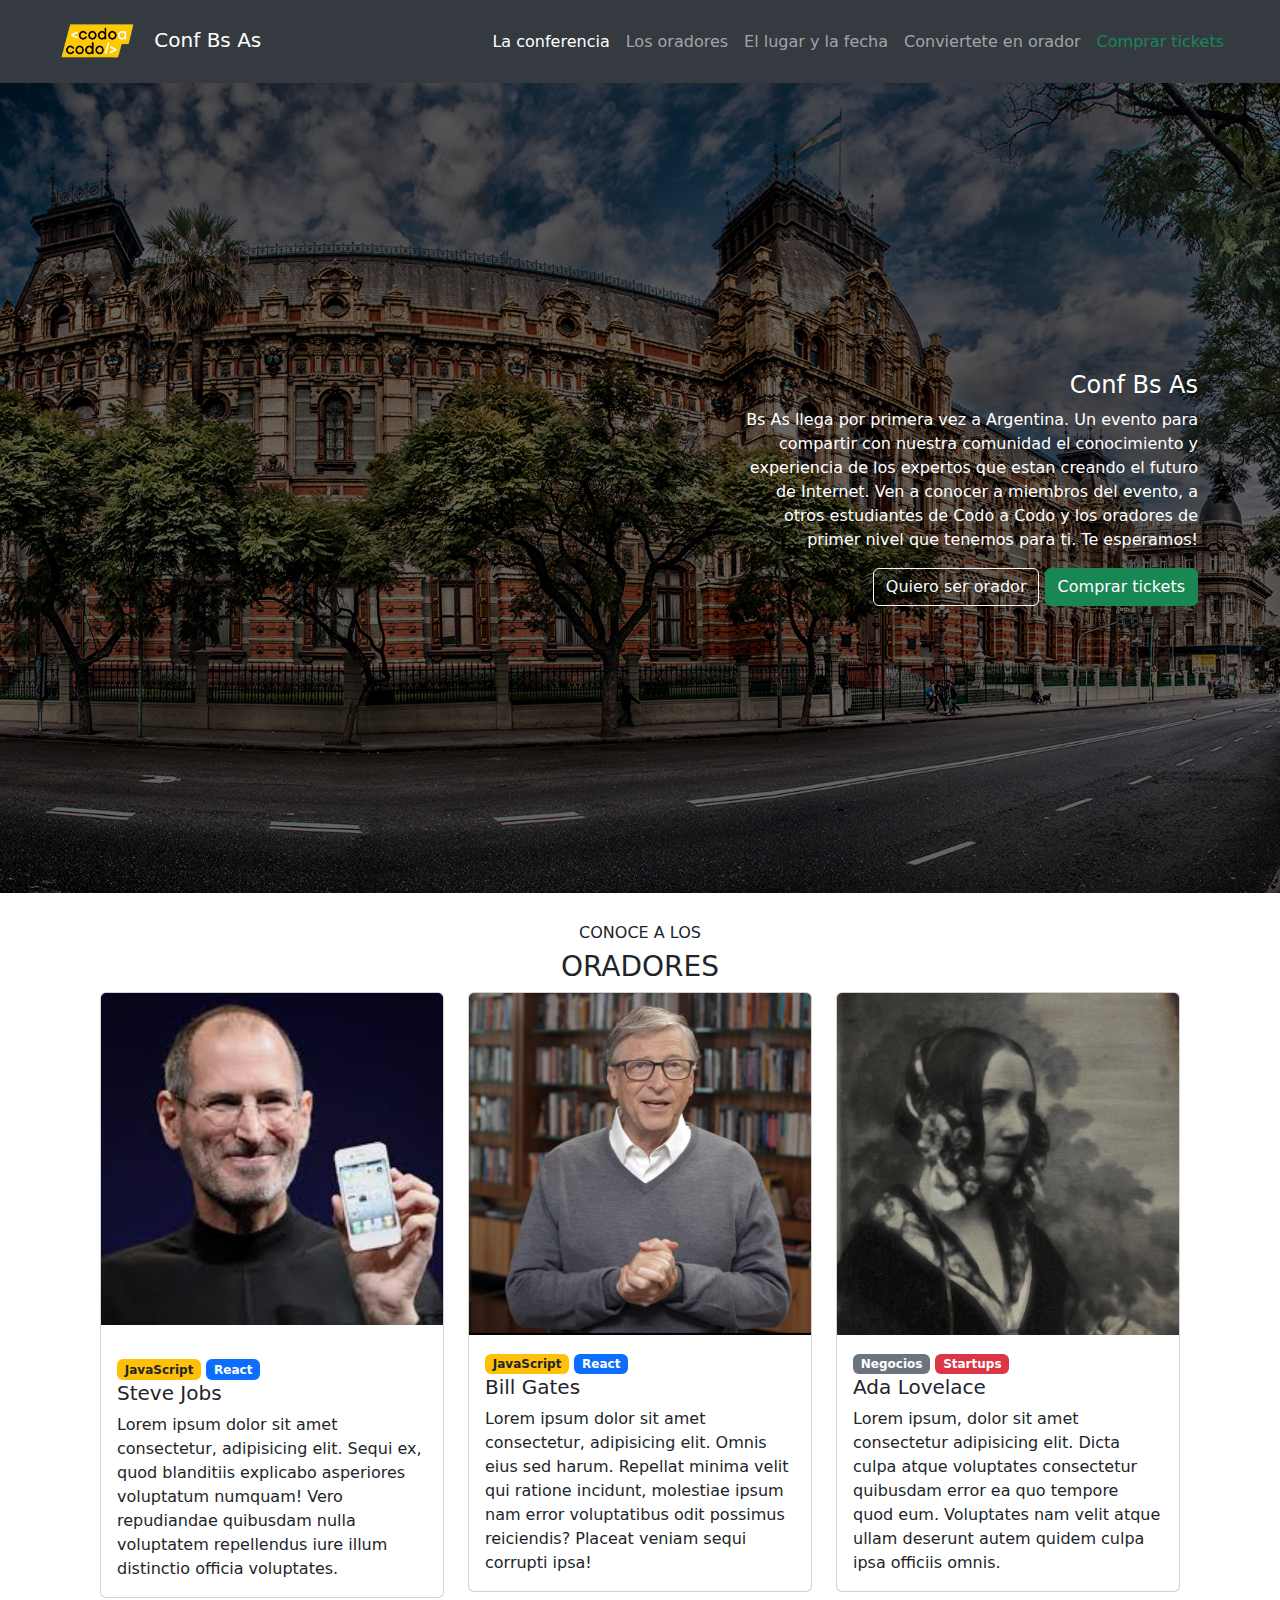
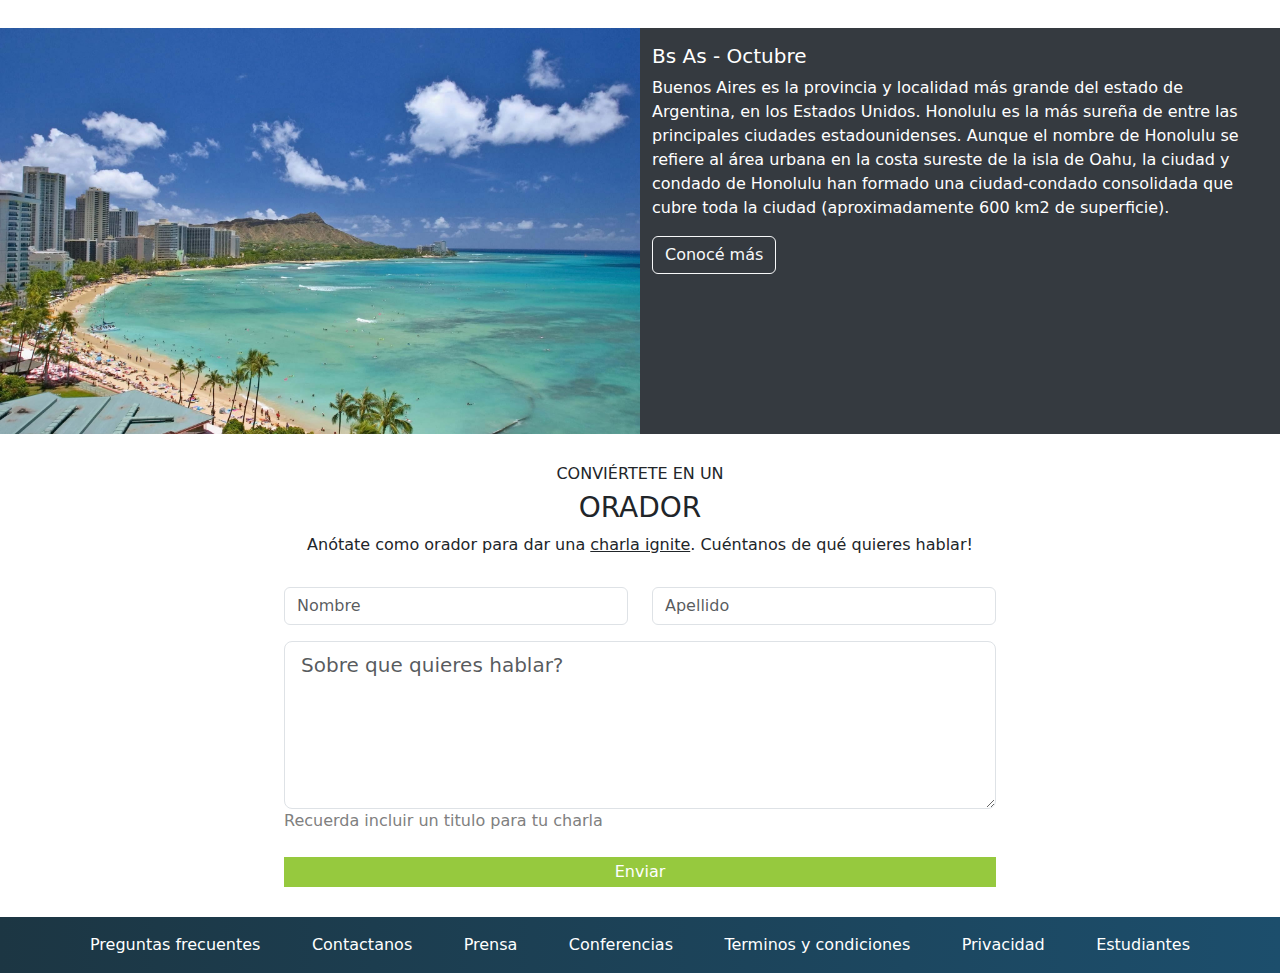
<file: index.html>
<!DOCTYPE html>
<html lang="en">
<head>
    <meta charset="UTF-8">
    <meta http-equiv="X-UA-Compatible" content="IE=edge">
    <meta name="description" content="Pagina primer desafio codo a codo">
    <meta name="keywords" content="Codo a codo, bootstrap">
    <meta name="author" content="Gonzalo Tulin">
    <meta name="viewport" content="width=device-width, initial-scale=1.0">
    <title>Primer desafio Front End</title>
    <meta name="viewport" content="width=device-width, initial-scale=1, maximumscale=1">
    <link rel="stylesheet" href="css/estilo.css">
</head>
<body>
  <!-- Barra de navegacion -->
    <header>
        <nav class="navbar navbar-expand-md navbar-dark fondo-nav">
            <div class="container-fluid ps-5 pe-5 ">
              <a class="navbar-brand" href="#">
                <img src="img/codoacodo.png" alt="Logo codo a codo"  width= 100 class="d-inline-block" title ='Codo a codo'>
                Conf Bs As
              </a>
                <button class="navbar-toggler" type="button" data-bs-toggle="collapse" data-bs-target="#collapsibleNavbar">
                  <span class="navbar-toggler-icon"></span>
                </button>
                <div class="collapse navbar-collapse" id="collapsibleNavbar">
                    <ul class="navbar-nav ms-auto ">
                        <li class="nav-item">
                          <a class="nav-link active" href="index.html">La conferencia</a>
                        </li>
                        <li class="nav-item">
                          <a class="nav-link" href="#">Los oradores</a>
                        </li>
                        <li class="nav-item">
                          <a class="nav-link" href="#">El lugar y la fecha</a>
                        </li>
                        <li class="nav-item">
                            <a class="nav-link" href="#">Conviertete en orador</a>
                        </li>
                          <li class="nav-item">
                          <a class="nav-link text-success" href="tickets.html">Comprar tickets</a>
                        </li>
                      </ul>
                </div>
                </div>
            </div>
        </nav>  
    </header>

<!-- Seccion principal imagen -->
    <main>
        <div class=" fondo" style = "background-image: url('img/ba1.jpg');">
          <div class= "mascara d-flex align-items-center">
            <div class="container d-flex flex-row-reverse " style= "text-align: right" >
              <div class="col-sm-5 ">
                <h4 class="text-white ">Conf Bs As</h4>
                  <p>Bs As llega por primera vez a Argentina. Un evento para compartir con nuestra comunidad el conocimiento y experiencia de los expertos que estan creando el futuro de Internet. Ven a conocer a miembros del evento, a otros estudiantes de Codo a Codo y los oradores de primer nivel que tenemos para ti. Te esperamos!</p>
                  <a href="#" class="btn btn-outline-light">Quiero ser orador</a>
                  <a href="tickets.html" class="btn btn-success">Comprar tickets</a>
              </div>
            </div>
          </div>
        </div>

<!-- #Seccion Oradores -->
      <div class="oradores">
        <h6 class="text-center">CONOCE A LOS</h6>
        <h3 class="text-center">ORADORES</h3>
        <div class="row d-flex justify-content-center">
          <div class="col-sm-4">
            <div class="card">
              <img src="img/steve.jpg" class="card-img-top" alt="Steve Jobs">
              <div class="card-body mt-3">
                <span class="badge bg-warning text-dark">JavaScript</span>
                <span class="badge bg-primary">React</span>
                <h5 class="card-title">Steve Jobs</h5>
                <p class="card-text">Lorem ipsum dolor sit amet consectetur, adipisicing elit. Sequi ex, quod blanditiis explicabo asperiores voluptatum numquam! Vero repudiandae quibusdam nulla voluptatem repellendus iure illum distinctio officia voluptates.</p>
              </div>
            </div>
          </div>
          <div class="col-sm-4">
            <div class="card">
              <img src="img/bill.jpg" class="card-img-top" alt="Bill Gates">
              <div class="card-body">
                <span class="badge bg-warning text-dark">JavaScript</span>
                <span class="badge bg-primary">React</span>
                <h5 class="card-title">Bill Gates</h5>
                <p class="card-text">Lorem ipsum dolor sit amet consectetur, adipisicing elit. Omnis eius sed harum. Repellat minima velit qui ratione incidunt, molestiae ipsum nam error voluptatibus odit possimus reiciendis? Placeat veniam sequi corrupti ipsa!</p>
              </div>
            </div>
          </div>
          <div class="col-sm-4">
            <div class="card">
              <img src="img/ada.jpeg" class="card-img-top" alt="Ada Lovelace">
              <div class="card-body">
                <span class="badge bg-secondary">Negocios</span>
                <span class="badge bg-danger">Startups</span>
                <h5 class="card-title">Ada Lovelace</h5>
                <p class="card-text">Lorem ipsum, dolor sit amet consectetur adipisicing elit. Dicta culpa atque voluptates consectetur quibusdam error ea quo tempore quod eum. Voluptates nam velit atque ullam deserunt autem quidem culpa ipsa officiis omnis.</p>
              </div>
            </div>
          </div>
        </div>
      </div>

      <!-- Imagen y texto, dos columnas -->
      <div class="container-fluid">
        <div class="row d-flex justify-content-center">
          <div class="col-md-6 p-0">
            <img src="img/honolulu.jpg" class="img-fluid" alt="Honolulu">
          </div>
          <div class="col-md-6 py-3 text-white fondo-nav" >
            <h5>Bs As - Octubre</h5>
            <p>Buenos Aires es la provincia y localidad más grande del estado de Argentina, en los Estados Unidos. Honolulu es la más sureña de entre las principales ciudades estadounidenses. Aunque el nombre de Honolulu se refiere al área urbana en la costa sureste de la isla de Oahu, la ciudad y condado de Honolulu han formado una ciudad-condado consolidada que cubre toda la ciudad (aproximadamente 600 km2 de superficie). </p>
            <a href="#" class="btn btn-outline-light">Conocé más</a>
          </div>
        </div>
      </div>

      <!-- Formulario -->
      <div class="oradores">
        <h6 class="text-center">CONVIÉRTETE EN UN</h6>
        <h3 class="text-center">ORADOR</h3>
        <p class="text-center">Anótate como orador para dar una <span style= "text-decoration: underline">charla ignite</span>. Cuéntanos de qué quieres hablar!</p>
      </div>

      <!-- <div class="container p-0 d-flex justify-content-center"> -->
        <form class="oradores" >
          <div class="row mb-3 justify-content-center  ">
            <div class="col-sm-4">
              <input type="text" class="form-control" placeholder="Nombre" name="nombre">
            </div>
            <div class="col-sm-4">
              <input type="text" class="form-control" placeholder="Apellido" name="apellido">
            </div>
          </div>
          <div class="row mb-3 justify-content-center">
            <div class="col-sm-8">
              <textarea class="form-control form-control-lg" placeholder="Sobre que quieres hablar?" rows="5" id="comentario" name="text"></textarea>
              <label class="form-label " for="comentario" style="color:gray; ">Recuerda incluir un titulo para tu charla</label>
            </div>
          </div>
          <div class="row mb-3 justify-content-center">
            <div class="col-sm-8">
              <button type="submit" class=" botonEnviar">Enviar</button>
        </form>
      </div>            
      
        </main>

    <!-- Footer -->
    <footer>
      <div>
        <nav class="navbar navbar-expand-md gradiente">
          <div class="container">
            <ul class="navbar-nav" style="justify-content: space-between ; width: 100%">
              <li class="nav-item text">
                <a class="nav-link text-white" href="#">Preguntas frecuentes</a>
              </li>
              <li class="nav-item">
              <a class="nav-link text-white" href="#">Contactanos</a>
              </li>
              <li class="nav-item">
                <a class="nav-link text-white" href="#">Prensa</a>
              </li>
              <li class="nav-item">
              <a class="nav-link text-white" href="#">Conferencias</a>
              </li>
              <li class="nav-item">
                <a class="nav-link text-white" href="#">Terminos y condiciones</a>
              </li class="nav-item">
              <li class="nav-item">
                  <a class="nav-link text-white" href="#">Privacidad</a>
              </li>
              <li class="nav-item">
                <a class="nav-link text-white" href="#">Estudiantes</a>
              </li>
            </ul>
          </div>
      </div>
    </footer>

    </div>
    <!-- Latest compiled JavaScript -->
    <script src="https://cdn.jsdelivr.net/npm/bootstrap@5.1.3/dist/js/bootstrap.bundle.min.js"></script>
    <!-- Latest compiled and minified CSS -->
    <link href="https://cdn.jsdelivr.net/npm/bootstrap@5.1.3/dist/css/bootstrap.min.css" rel="stylesheet">
    
</body>
</html>
</file>
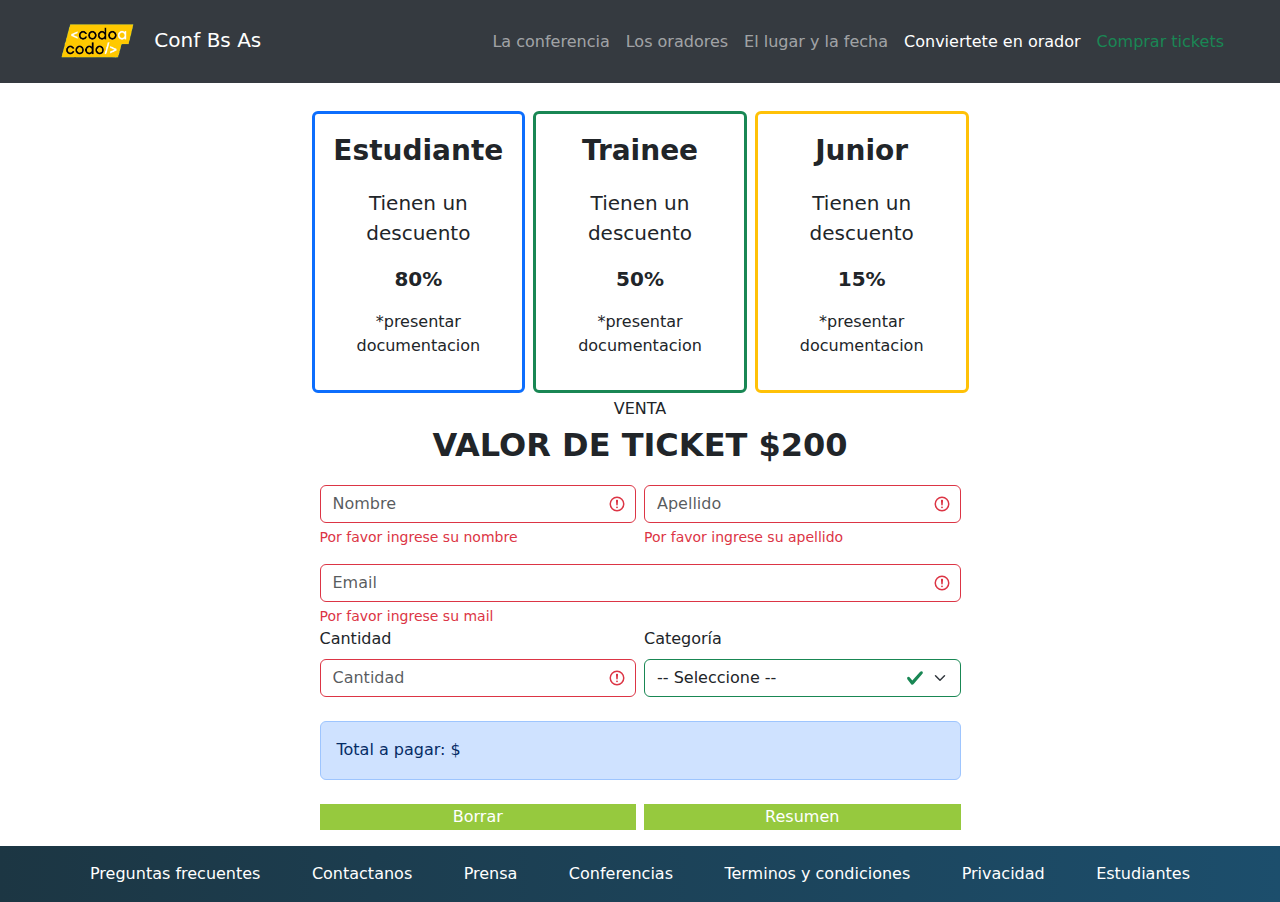
<file: tickets.html>
<!DOCTYPE html>
<html lang="en">
<head>
    <meta charset="UTF-8">
    <meta http-equiv="X-UA-Compatible" content="IE=edge">
    <meta name="description" content="Pagina primer desafio codo a codo">
    <meta name="keywords" content="Codo a codo, bootstrap">
    <meta name="author" content="Gonzalo Tulin">
    <meta name="viewport" content="width=device-width, initial-scale=1.0">
    <title>Compra tickets</title>
    <meta name="viewport" content="width=device-width, initial-scale=1, maximumscale=1">
    <link rel="stylesheet" href="css/estilo.css">
</head>
<body>
      <!-- Barra de navegacion -->
    <header>
        <nav class="navbar navbar-expand-md navbar-dark fondo-nav">
            <div class="container-fluid ps-5 pe-5 ">
                <a class="navbar-brand" href="#">
                <img src="img/codoacodo.png" alt="Logo codo a codo"  width= 100 class="d-inline-block" title ='Codo a codo'>
                Conf Bs As
                </a>
                <button class="navbar-toggler" type="button" data-bs-toggle="collapse" data-bs-target="#collapsibleNavbar">
                    <span class="navbar-toggler-icon"></span>
                </button>
                <div class="collapse navbar-collapse" id="collapsibleNavbar">
                    <ul class="navbar-nav ms-auto ">
                        <li class="nav-item">
                            <a class="nav-link" href="index.html">La conferencia</a>
                        </li>
                        <li class="nav-item">
                            <a class="nav-link" href="#">Los oradores</a>
                        </li>
                        <li class="nav-item">
                            <a class="nav-link" href="#">El lugar y la fecha</a>
                        </li>
                        <li class="nav-item">
                            <a class="nav-link active" href="#">Conviertete en orador</a>
                        </li>
                            <li class="nav-item">
                            <a class="nav-link text-success" href="tickets.html">Comprar tickets</a>
                        </li>
                        </ul>
                </div>
                </div>
            </div>
        </nav>  
    </header>
    <main>
        <!-- Descuentos -->
        <div class="container">
            <div class="row justify-content-center">
                <div class="col-lg-8 col-xl-7">

                    <div class="row justify-content-center">
                        <div class="col-sm mt-4 text-center p-1 ">
                            <div class="border border-primary border-3 rounded py-3">
                                <p class = 'fs-3 fw-bold'>Estudiante</p>
                                <p class = 'fs-5'>Tienen un descuento</p>
                                <p class = 'fs-5 fw-bold'>80%</p>
                                <p class = "fw-light"> *presentar documentacion</p>
                            </div>
                        </div>
                        <div class="col-sm mt-4 text-center p-1">
                            <div class="border border-success border-3 rounded py-3">
                                <p class = 'fs-3 fw-bold'>Trainee</p>
                                <p class = 'fs-5'>Tienen un descuento</p>
                                <p class = 'fs-5 fw-bold'>50%</p>
                                <p class = "fw-light"> *presentar documentacion</p>
                            </div>
                        </div>
                        <div class="col-sm mt-4 text-center p-1">
                            <div class="border border-warning border-3 rounded py-3">
                                <p class = 'fs-3 fw-bold'>Junior</p>
                                <p class = 'fs-5'>Tienen un descuento</p>
                                <p class = 'fs-5 fw-bold'>15%</p>
                                <p class = "fw-light"> *presentar documentacion</p>
                            </div>
                        </div>
                    </div>
                        <!-- Formulario -->
                    <div class="text-center">
                        <p class="m-0 " >VENTA</p>
                        <p class= 'fs-2 fw-bold '>VALOR DE TICKET $200</p>
                    </div>
                    <form id="formulario" class="was-validated" >
                        <div class="row gx-2">
                            <div class=" col-md mb-3">
                                <input type="text" class="form-control" placeholder="Nombre" aria-label="Nombre" id="nombre" required>
                                <div class="invalid-feedback">Por favor ingrese su nombre</div>
                            </div>
                            <div class="col-md mb-3">
                                <input type="text" class="form-control" placeholder="Apellido" aria-label="Apellido" id="apellido" required>
                                <div class="invalid-feedback">Por favor ingrese su apellido</div>
                            </div>
                        </div>
                        <div class="row gx-2">
                            <div class="col-md">
                                <input type="email" class="form-control" placeholder="Email" aria-label="Email" id="mail" required>
                                <div class="invalid-feedback">Por favor ingrese su mail</div>
                            </div>
                        </div>
                        <div class="row gx-2">
                            <div class="col-md mb-3">
                                <label for="cantidadTickets" class="form-label">Cantidad</label>
                                <input type="number" class="form-control" placeholder="Cantidad" aria-label="Cantidad" id="cantidadTickets" min="1" required>
                            </div>
                            <div class="col-md mb-3">
                                <label for="categoriaSelect" class="form-label">Categoría</label>
                                <select class="form-select" aria-label="Categoría" id="categoriaSelect">
                                    <option value="" selected>-- Seleccione --</option>
                                    <option value="0">Sin Categoria</option>
                                    <option value="1">Estudiante</option>
                                    <option value="2">Trainee</option>
                                    <option value="3">Junior</option>
                                </select>
                            </div>
                        </div>
                        <div class="alert alert-primary mt-2 mb-4 justify-content-center" role="alert">
                            Total a pagar: $ <span id="totalPago" class="align-middle"></span>
                        </div>
                        <div class="row gx-2">
                            <div class="col-md mb-3">
                                <button type="reset" class="w-100  btn-lg btn-form" id="btnBorrar">Borrar</button>
                            </div>
                            <div class="col-md mb-3">
                                <button type="button" class="w-100  btn-lg btn-form" id="btnResumen">Resumen</button>
                            </div>
                        </div>
                    </form>
                </div>
            </div>
        </div>    
    </main>

    <!-- Footer -->
    <footer>
        <div>
            <nav class="navbar navbar-expand-md gradiente">
            <div class="container">
                <ul class="navbar-nav" style="justify-content: space-between ; width: 100%">
                <li class="nav-item text">
                    <a class="nav-link text-white" href="#">Preguntas frecuentes</a>
                </li>
                <li class="nav-item">
                <a class="nav-link text-white" href="#">Contactanos</a>
                </li>
                <li class="nav-item">
                    <a class="nav-link text-white" href="#">Prensa</a>
                </li>
                <li class="nav-item">
                <a class="nav-link text-white" href="#">Conferencias</a>
                </li>
                <li class="nav-item">
                    <a class="nav-link text-white" href="#">Terminos y condiciones</a>
                </li class="nav-item">
                <li class="nav-item">
                    <a class="nav-link text-white" href="#">Privacidad</a>
                </li>
                <li class="nav-item">
                    <a class="nav-link text-white" href="#">Estudiantes</a>
                </li>
                </ul>
            </div>
        </div>
        </footer>
    <!-- Latest compiled JavaScript -->
    <script src="https://cdn.jsdelivr.net/npm/bootstrap@5.1.3/dist/js/bootstrap.bundle.min.js"></script>
    <!-- Latest compiled and minified CSS -->
    <link href="https://cdn.jsdelivr.net/npm/bootstrap@5.1.3/dist/css/bootstrap.min.css" rel="stylesheet">
    <script src="js/ticket.js"></script>
</body>
</html>
</file>
<file: css/estilo.css>
/* INDEX
-------------------------------------------------- */

body{margin:0px}

.fondo-nav {
    background: #353a40
}

main {
    display: block;
}

.fondo{
    background-size: cover;
    min-height: 90vh;
    position: relative;
    color: white;
}

.mascara{
    position:absolute;
    width: 100%;
    height: 100%;
    background-color: rgba(0,0,0,0.6);
}

.oradores {margin: 30px;
           margin-left: 100px;
           margin-right: 100px;
           }



  .form-horizontal{
    display:block;
    width:50%;
    margin:0 auto;
}

.botonEnviar{
    width: 100%;
    background-color: #96C93E;
    color: white;
    border-color: transparent;
}

.gradiente{
    background: linear-gradient(to right, #1C3643 , #1C4E6C);
  }


  
@media (max-width: 768px){
    .fondo{
        min-height: 60vh;

}
    }

@media (max-width: 575.98px){
    .fondo{
        min-height: 50vh;
}}

/* CompraTickets
-------------------------------------------------- */

.btn-form {
    background: #96c93e;
    color: #fff !important;
    border:#96c93e;
  }

  .btn-form:hover { background: #74aa17; }
</file>
